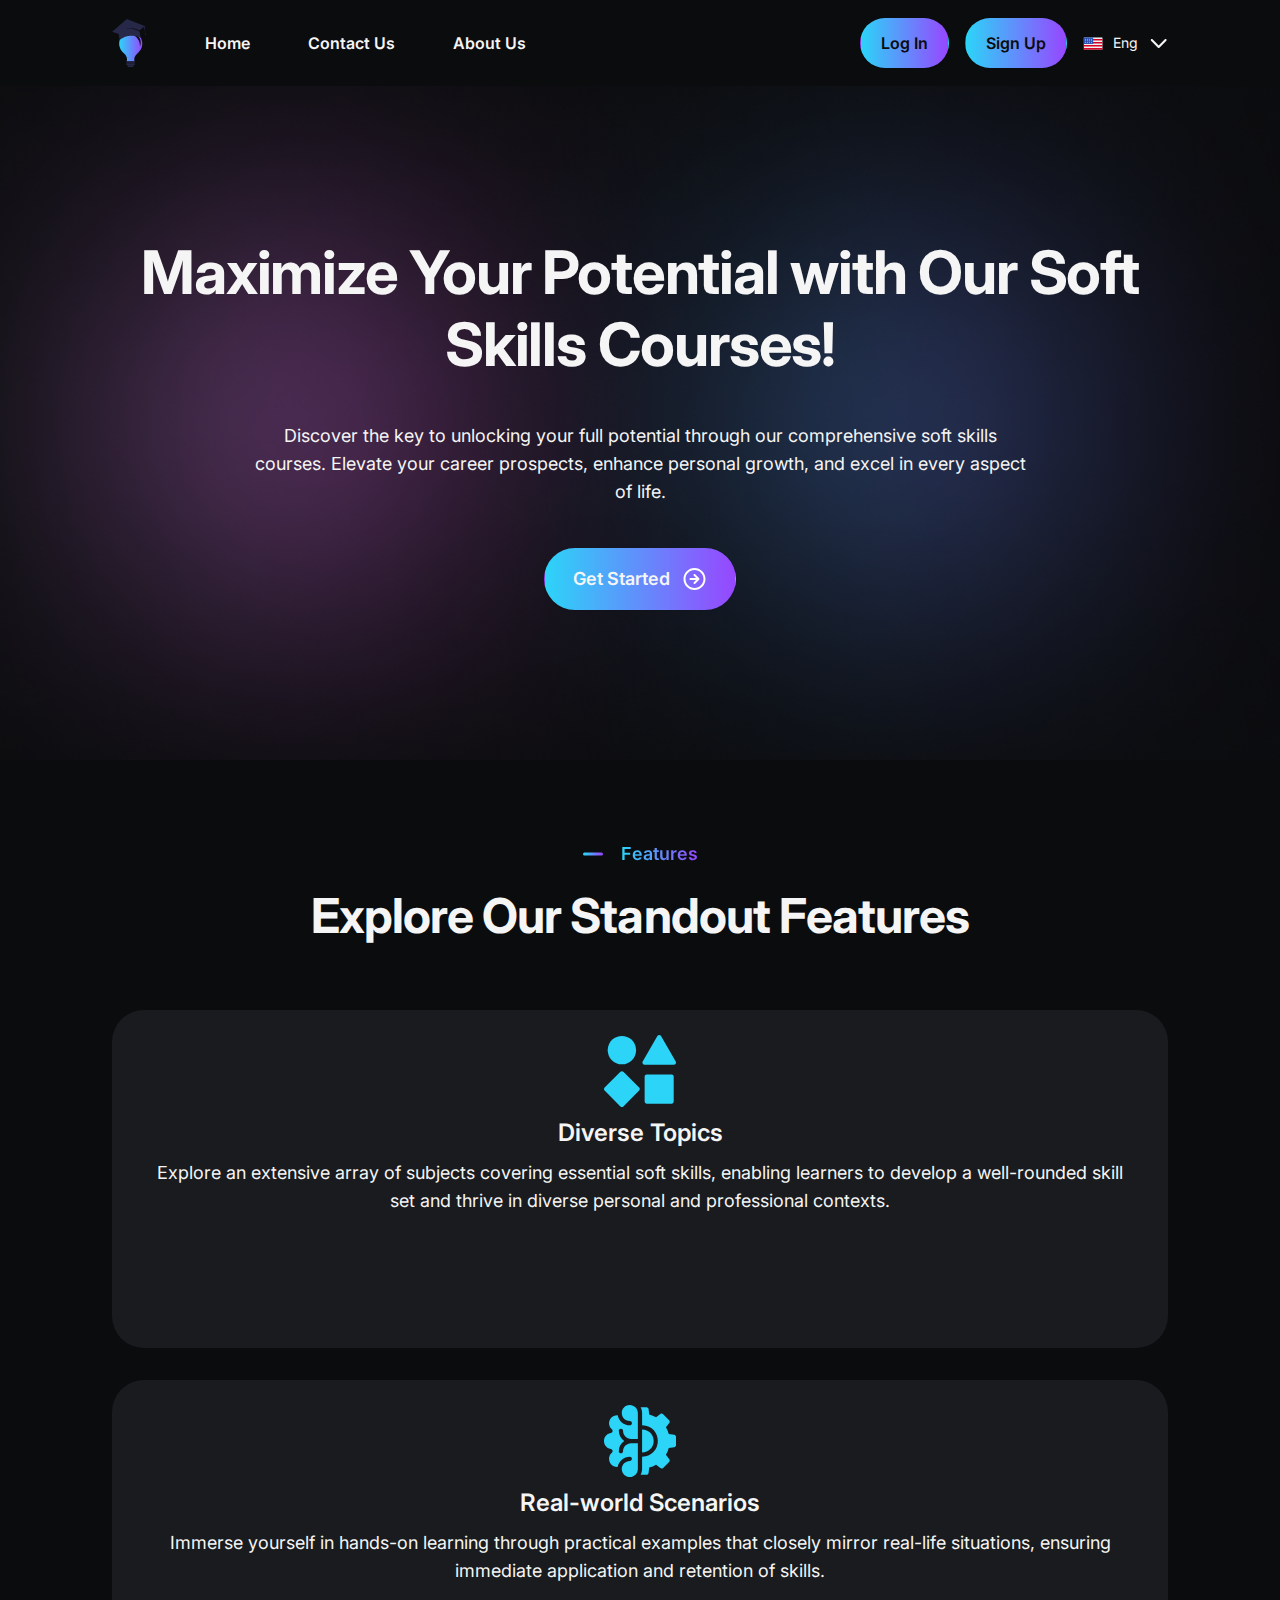
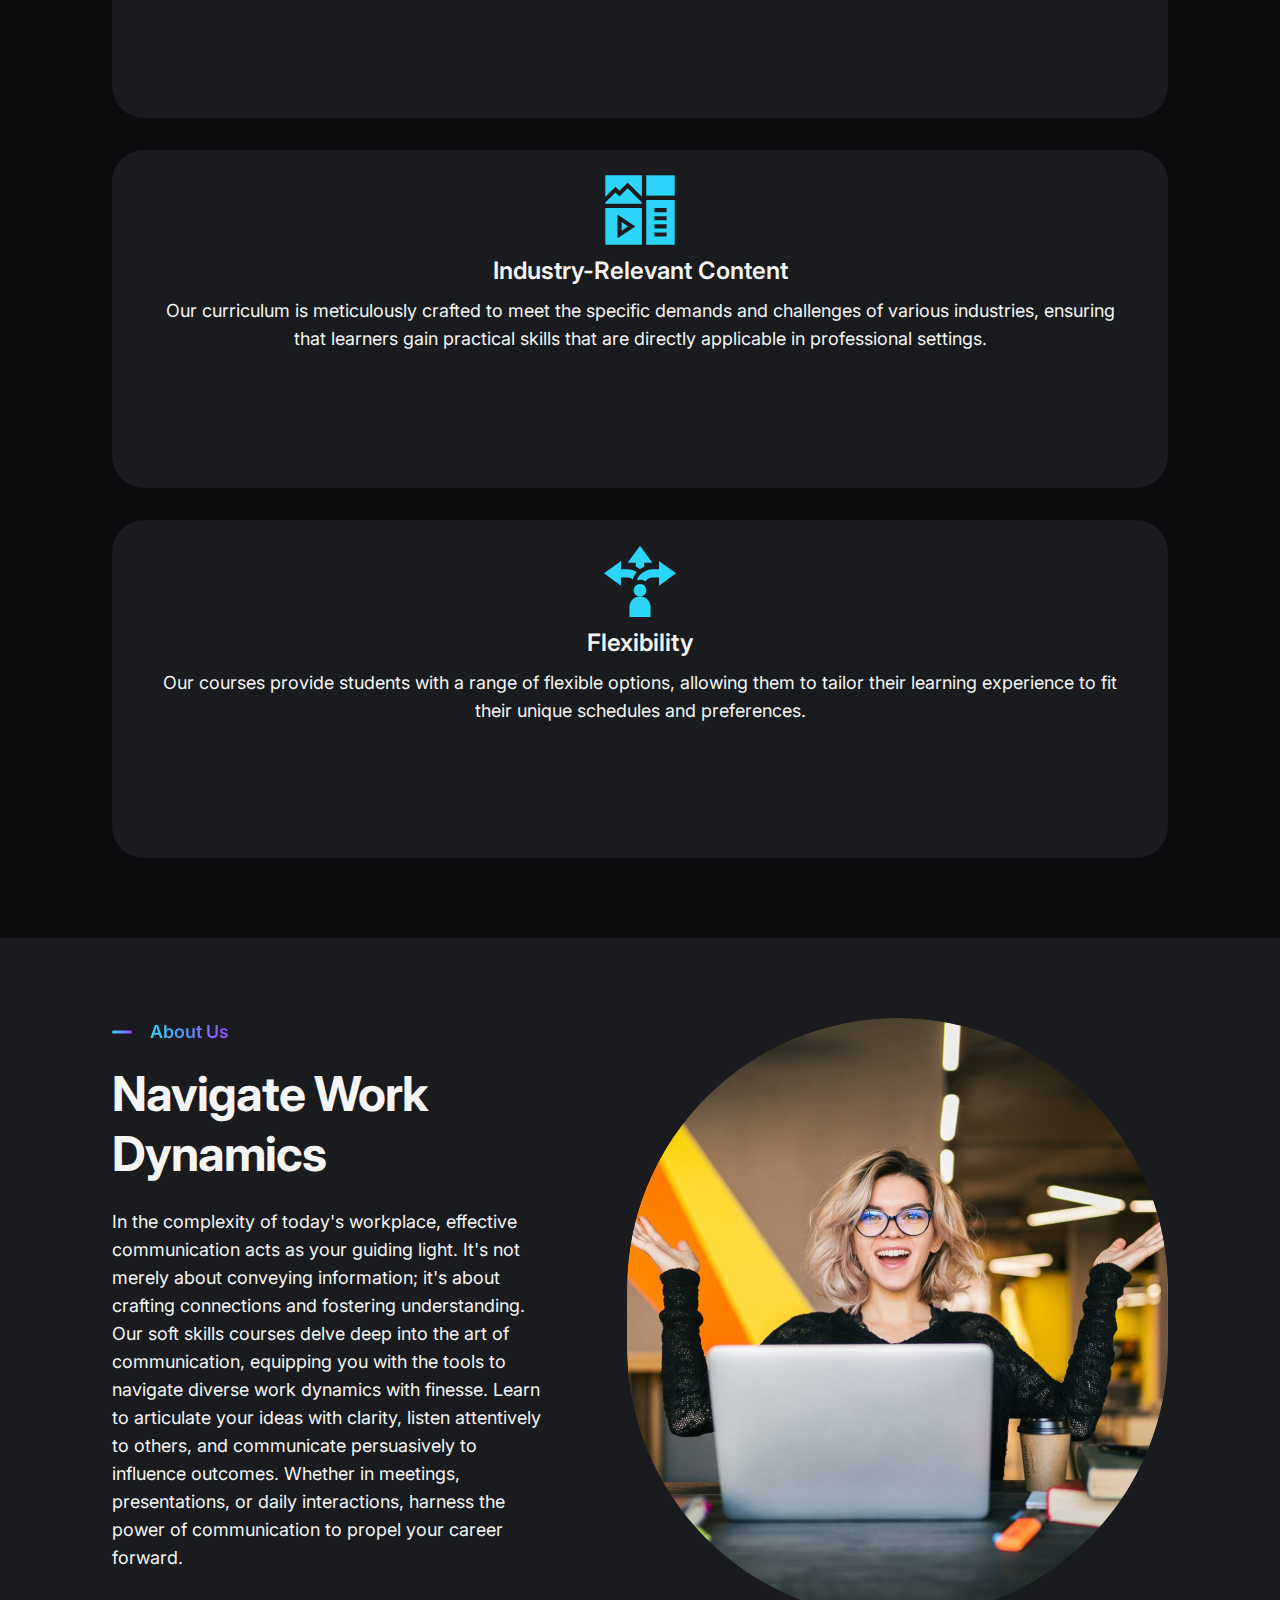
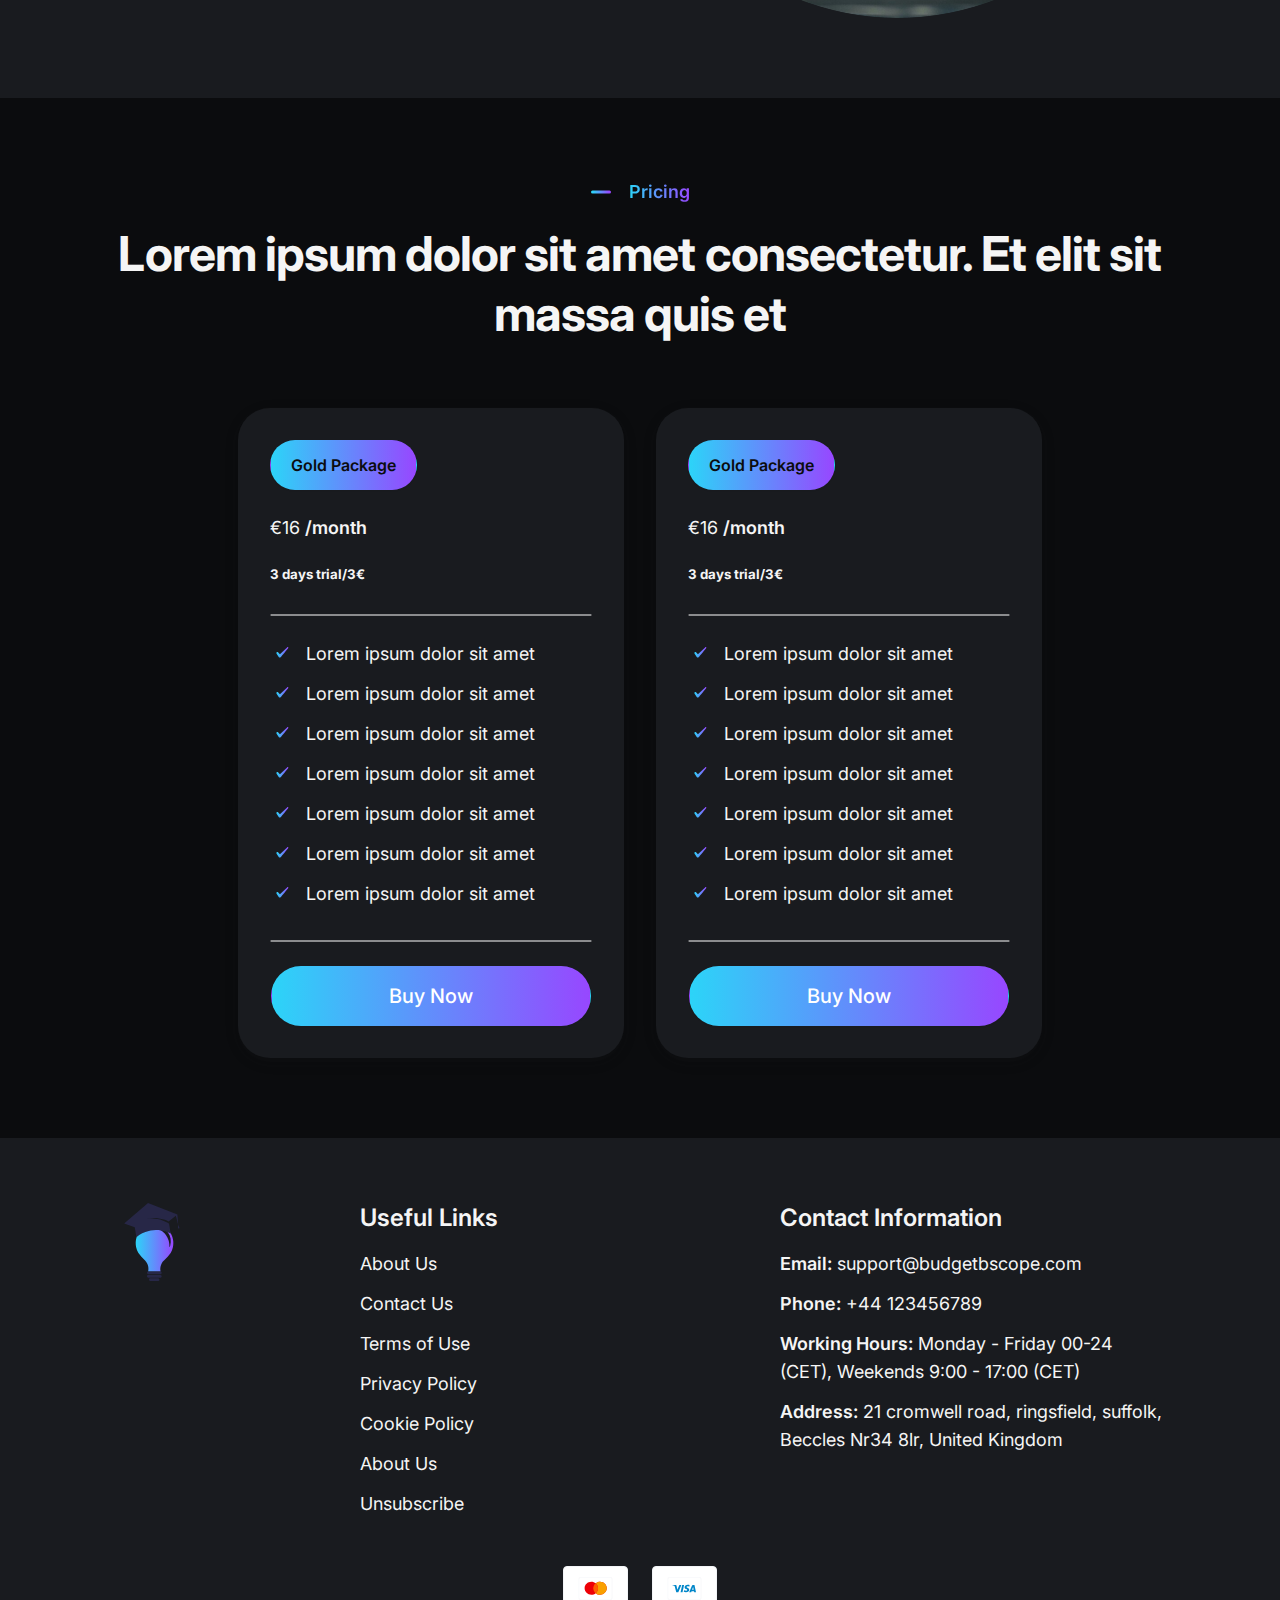
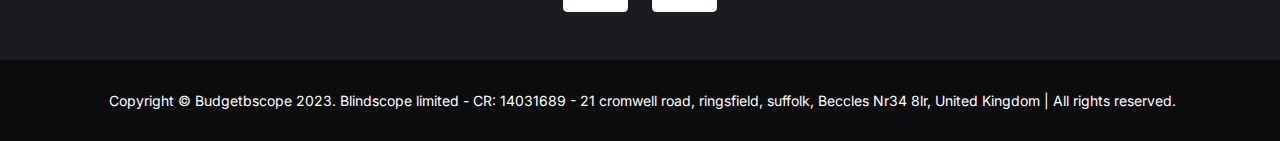
<file: index.html>
<html lang="en">
  <head>
    <meta charset="UTF-8" />
    <meta name="viewport" content="width=device-width, initial-scale=1.0" />

    <!--font-family-->
    <link
      href="https://fonts.googleapis.com/css?family=Inter:100,200,300,400,500,600,700,800,900"
      rel="stylesheet"
    />

    <!-- title of site -->
    <title>Metricalo Task</title>

    <!--style.css-->
    <link rel="stylesheet" href="assets/css/main.css" />
    <!--responsive.css-->
    <link rel="stylesheet" href="assets/css/responsive.css" />
  </head>
  <body>
    <!-- Header Part -->
    <header>
      <nav>
        <a href="#home" class="logo-link"><img src="./assets/images/logo.svg" alt="logo" /></a>
        <div class="menu">
          <a href="#home">Home</a>
          <a href="#contact">Contact Us</a>
          <a href="#about">About Us</a>
        </div>
      </nav>

      <div class="nav-btn">
        <div class="auth">
        <button>Log In</button>
        <button>Sign Up</button>
      </div>
        <div class="language">
          <img src="./assets/images/flag.svg" />
          <p>Eng</p>
          <img src="./assets/images/arrow-down.svg" />
        </div>
   
          <a onclick=showSidebar() class="menu-mobile">
            <img  src="./assets/images/menu.svg" />
          </a>

          <div class="mobilemenu">
            <a onclick=hideSidebar() class="menu-close">
              <img  src="./assets/images/close.svg" />
            </a>
            <a href="#home">Home</a>
            <a href="#contact">Contact Us</a>
            <a href="#about">About Us</a>
          </div>

      </div>
    </header>

    <!-- Hero Section -->
    <section id="#home">
      <div class="hero-container">
        <h1>Maximize Your Potential with Our Soft Skills Courses!</h1>
        <p>
          Discover the key to unlocking your full potential through our
          comprehensive soft skills courses. Elevate your career prospects,
          enhance personal growth, and excel in every aspect of life.
        </p>
        <button>
          Get Started
          <img src="./assets/images/arrow-right.svg" alt="arrow-right" />
        </button>
      </div>
    </section>

    <!-- Features Section -->
    <section class="container">
      <div class="feature">
        <div class="feature-head">
          <div class="head-title">
            <img src="./assets/images/line.svg" />
            <p>Features</p>
          </div>
          <h3>Explore Our Standout Features</h3>
        </div>

        <div class="feature-body">
          <div class="feature-card">
            <img src="./assets/images/feature1.svg" alt="" />
            <h4>Diverse Topics</h4>
            <p>
              Explore an extensive array of subjects covering essential soft
              skills, enabling learners to develop a well-rounded skill set and
              thrive in diverse personal and professional contexts.
            </p>
          </div>
          <div class="feature-card">
            <img src="./assets/images/feature2.svg" alt="" />
            <h4>Real-world Scenarios</h4>
            <p>
              Immerse yourself in hands-on learning through practical examples
              that closely mirror real-life situations, ensuring immediate
              application and retention of skills.
            </p>
          </div>
          <div class="feature-card">
            <img src="./assets/images/feature3.svg" alt="" />
            <h4>Industry-Relevant Content</h4>
            <p>
              Our curriculum is meticulously crafted to meet the specific
              demands and challenges of various industries, ensuring that
              learners gain practical skills that are directly applicable in
              professional settings.
            </p>
          </div>
          <div class="feature-card">
            <img src="./assets/images/feature4.svg" alt="" />
            <h4>Flexibility</h4>
            <p>
              Our courses provide students with a range of flexible options,
              allowing them to tailor their learning experience to fit their
              unique schedules and preferences.
            </p>
          </div>
        </div>
      </div>
    </section>

    <!-- About Us Section -->
    <section id="about" class="container">
      <div class="about">
        <div class="about-desc">
          <div class="about-head">
            <div class="head-title">
              <img src="./assets/images/line.svg" />
              <p>About Us</p>
            </div>
            <h3>Navigate Work Dynamics</h3>
          </div>
          <p>
            In the complexity of today's workplace, effective communication acts
            as your guiding light. It's not merely about conveying information;
            it's about crafting connections and fostering understanding. Our
            soft skills courses delve deep into the art of communication,
            equipping you with the tools to navigate diverse work dynamics with
            finesse. Learn to articulate your ideas with clarity, listen
            attentively to others, and communicate persuasively to influence
            outcomes. Whether in meetings, presentations, or daily interactions,
            harness the power of communication to propel your career forward.
          </p>
        </div>

        <img src="./assets/images/about.png" alt="" class="about-img" />
      </div>
    </section>

    <!-- Pricing Section -->
    <section class="container">
      <div class="pricing">
        <div class="pricing-head">
          <div class="head-title">
            <img src="./assets/images/line.svg" />
            <p>Pricing</p>
          </div>
          <h3>
            Lorem ipsum dolor sit amet consectetur. Et elit sit massa quis et
          </h3>
        </div>

        <div class="pricing-body">
          <div class="pricing-card">
            <div class="pricing-amount">
              <button>Gold Package</button>
              <p>
                €16
                <span>/month</span>
              </p>
              <h5>3 days trial/3€</h5>
            </div>
            <div class="pricing-offer-body">
              <img src="./assets/images/divider.svg" alt="divider"/>
              <div class="pricing-offer-list">
                <div class="pricing-offer">
                  <img src="./assets/images/check.svg" class="" />
                  <p>Lorem ipsum dolor sit amet</p>
                </div>
                <div class="pricing-offer">
                  <img src="./assets/images/check.svg" class="" />
                  <p>Lorem ipsum dolor sit amet</p>
                </div>
                <div class="pricing-offer">
                  <img src="./assets/images/check.svg" class="" />
                  <p>Lorem ipsum dolor sit amet</p>
                </div>
                <div class="pricing-offer">
                  <img src="./assets/images/check.svg" class="" />
                  <p>Lorem ipsum dolor sit amet</p>
                </div>
                <div class="pricing-offer">
                  <img src="./assets/images/check.svg" class="" />
                  <p>Lorem ipsum dolor sit amet</p>
                </div>
                <div class="pricing-offer">
                  <img src="./assets/images/check.svg" class="" />
                  <p>Lorem ipsum dolor sit amet</p>
                </div>
                <div class="pricing-offer">
                  <img src="./assets/images/check.svg" class="" />
                  <p>Lorem ipsum dolor sit amet</p>
                </div>
              </div>
            </div>
            <div class="pricing-btn">
            <img src="./assets/images/divider.svg" alt="divider"/>
            <button>Buy Now</button>
          </div>
          </div>

          <div class="pricing-card">
            <div class="pricing-amount">
              <button>Gold Package</button>
              <p>
                €16
                <span>/month</span>
              </p>
              <h5>3 days trial/3€</h5>
            </div>
            <div class="pricing-offer-body">
              <img src="./assets/images/divider.svg" alt="divider"/>
              <div class="pricing-offer-list">
                <div class="pricing-offer">
                  <img src="./assets/images/check.svg" class="" />
                  <p>Lorem ipsum dolor sit amet</p>
                </div>
                <div class="pricing-offer">
                  <img src="./assets/images/check.svg" class="" />
                  <p>Lorem ipsum dolor sit amet</p>
                </div>
                <div class="pricing-offer">
                  <img src="./assets/images/check.svg" class="" />
                  <p>Lorem ipsum dolor sit amet</p>
                </div>
                <div class="pricing-offer">
                  <img src="./assets/images/check.svg" class="" />
                  <p>Lorem ipsum dolor sit amet</p>
                </div>
                <div class="pricing-offer">
                  <img src="./assets/images/check.svg" class="" />
                  <p>Lorem ipsum dolor sit amet</p>
                </div>
                <div class="pricing-offer">
                  <img src="./assets/images/check.svg" class="" />
                  <p>Lorem ipsum dolor sit amet</p>
                </div>
                <div class="pricing-offer">
                  <img src="./assets/images/check.svg" class="" />
                  <p>Lorem ipsum dolor sit amet</p>
                </div>
              </div>
            </div>
            <div class="pricing-btn">
            <img src="./assets/images/divider.svg" alt="divider"/>
            <button>Buy Now</button>
          </div>
          </div>
         
        </div>
      </div>
    </section>

    <!-- Footer Section -->
    <footer>
      <div class="footer-section">
      <div class="footer-body">
        <img class="footer-logo" src="./assets/images/logo.svg" alt="logo" />

        <div class="footer-lc">
          <div class="footer-lc-column">
            <h4>Useful Links</h4>
            <div class="footer-links">
              <a href="" class="">About Us</a>
              <a href="" class="">Contact Us</a>
              <a href="" class="">Terms of Use</a>
              <a href="" class="">Privacy Policy</a>
              <a href="" class="">Cookie Policy</a>
              <a href="" class="">About Us</a>
              <a href="" class="">Unsubscribe</a>
            </div>
          </div>
          <div class="footer-lc-column">
            <h4>Contact Information</h4>
            <div class="footer-links">
              <p>
                <span>Email:</span>
                support@budgetbscope.com
              </p>
              <p>
                <span>Phone:</span>
                +44 123456789
              </p>
              <p>
                <span>Working Hours:</span>
                Monday - Friday 00-24 (CET), Weekends 9:00 - 17:00 (CET)
              </p>
              <p>
                <span>Address:</span>
                21 cromwell road, ringsfield, suffolk, Beccles Nr34 8lr, United
                Kingdom
              </p>
            </div>
          </div>
        </div>
      </div>
      <div class="payment-card">
        <img
          class="payment-logo"
          src="./assets/images/mastercard.svg"
          alt="mastercard"
        />
        <img class="payment-logo" src="./assets/images/visa.svg" alt="visa" />
      </div>
    </div>
      <div class="copyright">
        <p>
          Copyright © Budgetbscope 2023. Blindscope limited - CR: 14031689 - 21
          cromwell road, ringsfield, suffolk, Beccles Nr34 8lr, United Kingdom |
          All rights reserved.
        </p>
      </div>
    </footer>

    <!--Custom JS-->
    <script src="assets/js/custom.js"></script>
    <script>
      function showSidebar(){
        const sidebar = document.querySelector('.mobilemenu')
        sidebar.style.display = 'flex'
      }

      function hideSidebar(){
        const sidebar = document.querySelector('.mobilemenu')
        sidebar.style.display = 'none'
      }
    </script>

  </body>
</html>
</file>
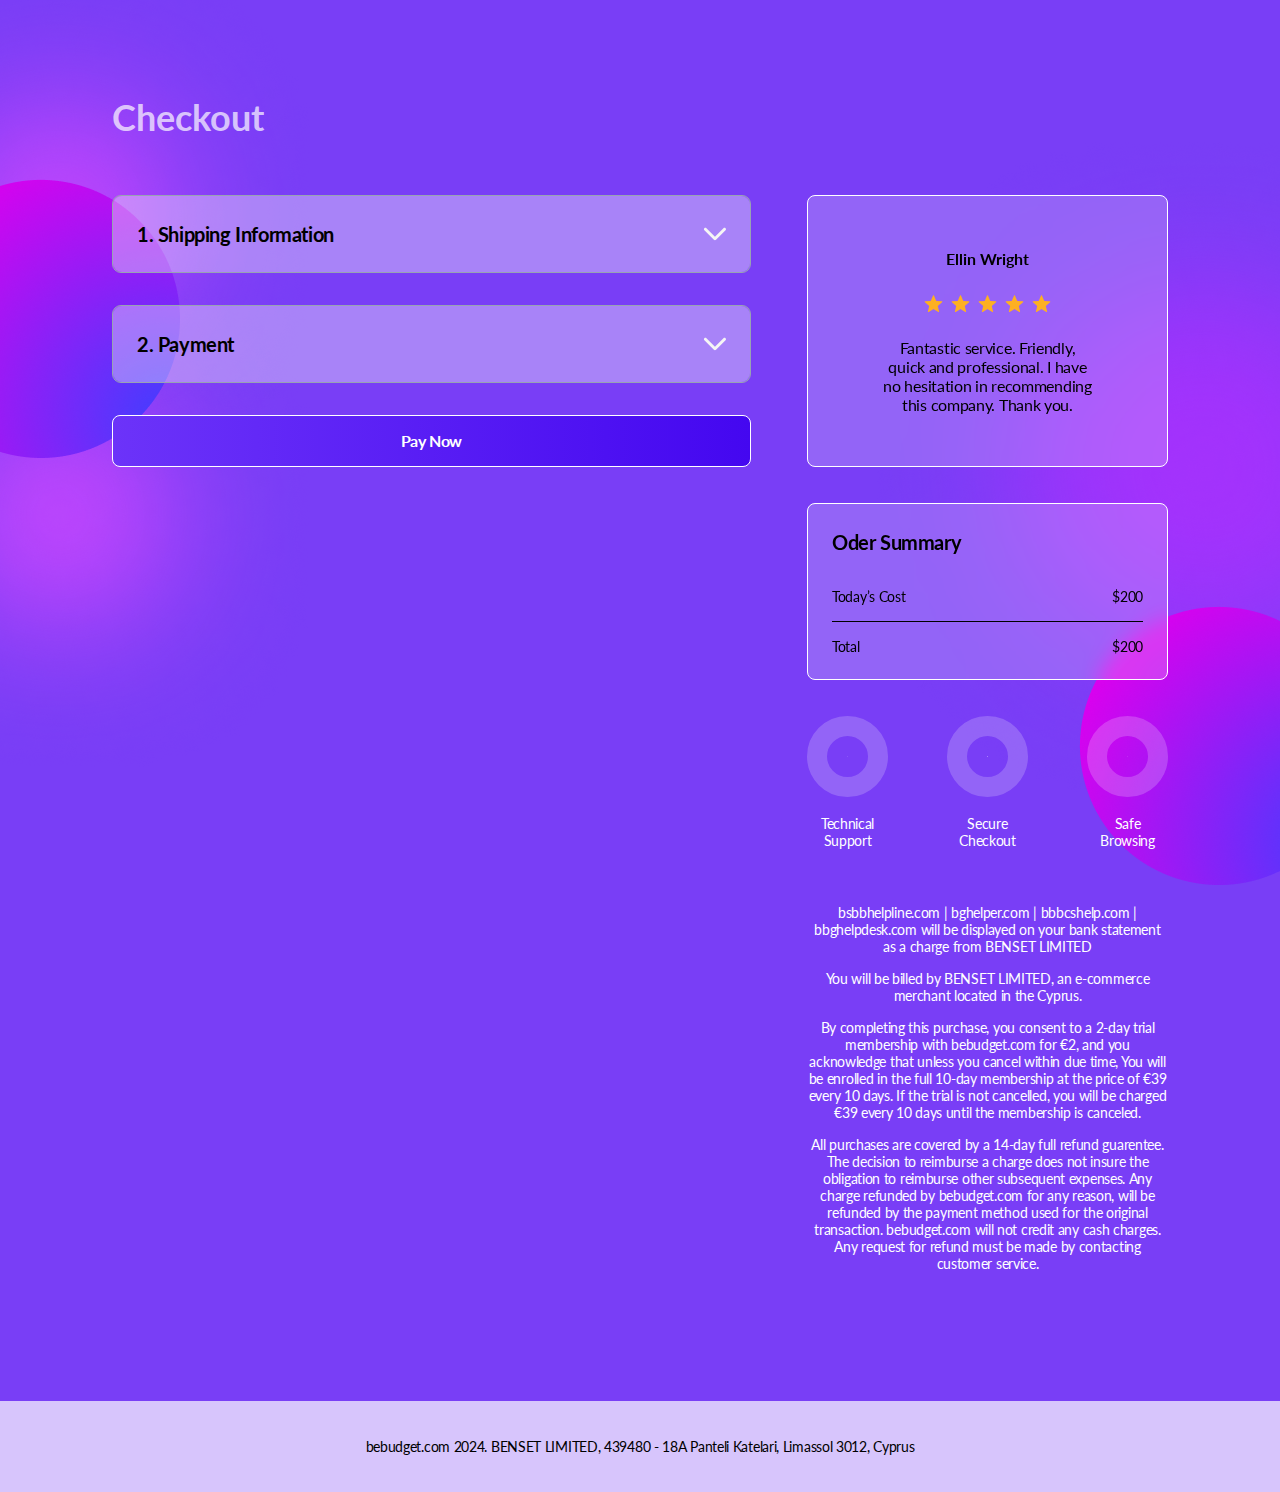
<file: checkout.html>
<html lang="en">
  <head>
    <meta charset="UTF-8" />
    <meta name="viewport" content="width=device-width, initial-scale=1.0" />

    <!--font-family-->
    <link
      href="https://fonts.googleapis.com/css?family=Lato:100,200,300,400,500,600,700,800,900"
      rel="stylesheet"
    />

    <!-- title of site -->
    <title>Metricalo Task</title>

    <!--style.css-->
    <link rel="stylesheet" href="assets/css/checkout.css" />
    <!--responsive.css-->
    <link rel="stylesheet" href="assets/css/responsive.css" />
  </head>
  <body class="bg-image">
    <div class="container-body">
    <h3>Checkout</h3>
    <div class="container">
      <div class="left">
        <div class="contain">
            <div class="accordion">
                <h4>1. Shipping Information</h4>
                <img src="./assets/images/arrow-down.svg" />
            </div>
          <div class="panel">
            <p>
              Lorem ipsum dolor sit amet, consectetur adipisicing elit, sed do
              eiusmod tempor incididunt ut labore et dolore magna aliqua. Ut
              enim ad minim veniam, quis nostrud exercitation ullamco laboris
              nisi ut aliquip ex ea commodo consequat.
            </p>
          </div>
        </div>

        <div class="contain">
            <div class="accordion">
                <h4>2.  Payment</h4>
                <img src="./assets/images/arrow-down.svg" />
            </div>
            <div class="panel">
                <div class="pay-method">
                <div class="pay-title">
                    <h5>Payment method</h5>
                    <div class="pay-card">
                        <img src="./assets/images/visa.png" />
                        <img src="./assets/images/visa.png" />
                        <img src="./assets/images/visa.png" />
                        <img src="./assets/images/visa.png" />
                        <img src="./assets/images/visa.png" />
                    </div>
                </div>
                <div class="pay-info">
                    <div class="pay-input">
                        <label>Cardholder Name</label>
                        <input type="text" placeholder="John Doe"/>
                    </div>
                    <div class="pay-input">
                        <label>Cardholder Name</label>
                        <input type="text" placeholder="John Doe"/>
                    </div>
                    <div class="date-cvc">
                    <div class="pay-input">
                        <label>Cardholder Name</label>
                        <input type="text" placeholder="John Doe"/>
                    </div> <div class="pay-input">
                        <label>Cardholder Name</label>
                        <input type="text" placeholder="John Doe"/>
                    </div>
                </div>

                </div>
            </div>
           
            </div>
          </div>

        <button class="pay-btn">Pay Now</button>
      </div>
      <div class="right">
        <div class="feedback-slide">
          <div class="feedback">
            <h5>Ellin Wright</h5>
            <div class="star">
                <img src="./assets/images/Star.svg"/>
                <img src="./assets/images/Star.svg"/>
                <img src="./assets/images/Star.svg"/>
                <img src="./assets/images/Star.svg"/>
                <img src="./assets/images/Star.svg"/>
            </div>
            <p>
              Fantastic service. Friendly, quick and professional. I have no
              hesitation in recommending this company. Thank you.
            </p>
          </div>
        </div>

        <div class="order">
          <h4>Oder Summary</h4>
          <div class="cost">
          <div class="cost-info">
            <p>Today’s Cost</p>
            <p>$200</p>
          </div>
          <div class="divider"></div>

          <div class="cost-info">
            <p>Total</p>
            <p>$200</p>
          </div>
        </div>
        </div>

        <div class="support">
            <div class="support-icon">
                <div class="icon-desc">
                    <img src="./assets/images/headphone.svg"/>
                    <p>Technical Support</p>
                </div>
                <div class="icon-desc">
                    <img src="./assets/images/secure.svg"/>
                    <p>Secure Checkout</p>
                </div>
                <div class="icon-desc">
                    <img src="./assets/images/protection.svg"/>
                    <p>Safe Browsing</p>
                </div>

            </div>
            <div class="support-desc">
                <p>bsbbhelpline.com | bghelper.com | bbbcshelp.com | bbghelpdesk.com will be displayed on your bank statement as a charge from BENSET LIMITED</p>

                <p>You will be billed by BENSET LIMITED, an e-commerce merchant located in the Cyprus.</p>


                <p>By completing this purchase, you consent to a 2-day trial membership with bebudget.com for €2, and you acknowledge that unless you cancel within due time, You will be enrolled in the full 10-day membership at the price of €39 every 10 days. If the trial is not cancelled, you will be charged €39 every 10 days until the membership is canceled.</p>

                <p>All purchases are covered by a 14-day full refund guarentee. The decision to reimburse a charge does not insure the obligation to reimburse other subsequent expenses. Any charge refunded by bebudget.com for any reason, will be refunded by the payment method used for the original transaction. bebudget.com will not credit any cash charges. Any request for refund must be made by contacting customer service.</p>

            </div>

        </div>
      </div>
    </div>
  </div>
    <footer>
        <p>bebudget.com 2024. BENSET LIMITED, 439480 - 18A Panteli Katelari, Limassol 3012, Cyprus</p>
    </footer>

    <!--Custom JS-->
    <script>
      var acc = document.getElementsByClassName("accordion");
      var i;

      for (i = 0; i < acc.length; i++) {
        acc[i].addEventListener("click", function () {
          this.classList.toggle("active");
          var panel = this.nextElementSibling;
          if (panel.style.maxHeight) {
            panel.style.maxHeight = null;
          } else {
            panel.style.maxHeight = panel.scrollHeight + "px";
          }
        });
      }
    </script>
    <script src="assets/js/custom.js"></script>
  </body>
</html>
</file>
<file: assets/css/main.css>
* {
	padding: 0;
	margin: 0;
}

* {
	-webkit-box-sizing: border-box;
	-moz-box-sizing: border-box;
	-o-box-sizing: border-box;
	-ms-box-sizing: border-box;
	box-sizing: border-box;
}

body {
	font-family: 'Inter', sans-serif;
	font-size: 16px;
	color: #F5F5F5;
	background: #0B0C0E;
	max-width: 1440px;
	margin: 0 auto;
	overflow-x: hidden;
	align-items: center;
}

a {
	display: inline-block;
	text-decoration: none;
	color: #F5F5F5;
	padding: 0;
	line-height: 28px;
	font-size: 18px;
	font-weight: 400;
	font-style: normal;
	font-family: 'Inter', sans-serif;
}

h1 {
	margin: 0;
	color: #F5F5F5;
	font-size: 60px;
	font-weight: 700;
	font-style: normal;
	font-family: 'Inter', sans-serif;
}

h3 {
	margin: 0;
	color: #F5F5F5;
	font-size: 48px;
	font-weight: 700;
	font-style: normal;
	font-family: 'Inter', sans-serif;
	line-height: 60px;
	letter-spacing: -0.96px;
}

h4 {
	margin: 0;
	color: #F5F5F5;
	font-size: 24px;
	font-weight: 600;
	font-style: normal;
	font-family: 'Inter', sans-serif;
	line-height: 32px;
}


p {
	margin: 0;
	line-height: 28px;
	color: #F5F5F5;
	font-size: 18px;
	font-weight: 400;
	font-style: normal;
	font-family: 'Inter', sans-serif;
}

img {
	border: none;
	max-width: 100%;
	height: auto;
}

button {
	display: flex;
	padding: 12px 20px;
	justify-content: center;
	align-items: center;
	border-radius: 42px;
	border: 1px solid transparent;
	background: linear-gradient(90deg, #2CD4F8 0%, #9747FF 100%);
	box-shadow: 0px 1px 2px 0px rgba(16, 24, 40, 0.05);
	color: #0B0C0E;
	font-family: Inter;
	font-size: 16px;
	font-style: normal;
	font-weight: 600;
	line-height: 24px;
}


button:hover {
	border: 1px solid #2CD4F8;
	background: linear-gradient(90deg, #2CD4F8 0%, #9747FF 100%);
	background-clip: text;
	-webkit-background-clip: text;
	-webkit-text-fill-color: transparent;

}

.container {
	display: flex;
	flex-direction: column;
	align-items: flex-start;
	gap: 10px;
	
}

.head-title {
	display: flex;
	justify-content: center;
	align-items: center;
	gap: 18px;
}

.head-title p {
	font-weight: 600;
	line-height: 28px;
	background: linear-gradient(90deg, #2CD4F8 0%, #9747FF 100%);
	background-clip: text;
	-webkit-background-clip: text;
	-webkit-text-fill-color: transparent;
}

/* Header section */
header {
	display: flex;
	padding: 18px 112px;
	justify-content: space-between;
	align-items: center;
	background: #0B0C0E;
}

nav {
	display: flex;
	justify-content: flex-end;
	align-items: center;
	gap: 58px;
}
.menu {
	display: flex;
	justify-content: flex-end;
	align-items: center;
	gap: 58px;
}

.menu a {
	color: #F5F5F5;
	font-family: Inter;
	font-size: 16px;
	font-style: normal;
	font-weight: 600;
	line-height: 24px;
}

.mobilemenu{
	position: fixed;
	top: 0;
	right: 0;
	height: 100vh;
	width: 250px;
	z-index: 999;
	background-color: rgba(0, 0, 0, 0.2);
	backdrop-filter: blur(10px);
	box-shadow: -10px 0 10px rgba(0, 0, 0, 0.1);

	display: none;
	flex-direction: column;
	align-items: flex-start;
	justify-content: flex-start;
	
}

.mobilemenu a{
	width: 100%;
	padding: 15px;
}



.nav-btn {
	display: flex;
	justify-content: flex-end;
	align-items: center;
	gap: 16px;
	flex-shrink: 0;
}

.auth{
	display: flex;
	justify-content: flex-end;
	align-items: center;
	gap: 16px;
	flex-shrink: 0;
}


.language {
	display: flex;
	justify-content: center;
	align-items: center;
	gap: 10px;
}

.language img {
	width: 20px;
	height: 13px;
	flex-shrink: 0;
}

.language p {
	line-height: 20px;
	font-size: 14px;
}

.menu-mobile{
	display: none;

}


/* Hero Section */
.hero-container {
	display: flex;
	flex-direction: column;
	padding: 150px 112px;
	align-items: center;
	background: url(../images/hero-bg.png)no-repeat;
	background-size: cover;
	background-position: center;
}

.hero-container h1 {
	text-align: center;
	line-height: 72px;
	letter-spacing: -1.2px;
}

.hero-container p {
	text-align: center;
	padding: 42px 135px;
}

.hero-container button {
	color: #F5F5F5;
	font-size: 18px;
	line-height: 28px;
	padding: 16px 28px;
	gap: 12px;
}



/* Features Section */

.feature {
	display: flex;
	flex-direction: column;
	gap: 64px;
	padding: 80px 112px;
}

.feature-head {
	display: flex;
	width: auto;
	flex-direction: column;
	align-items: center;
	gap: 18px;
}

.feature-head h3 {
	text-align: center;
}

.feature-body {
	display: flex;
	align-items: flex-start;
	gap: 32px;
	flex-wrap: wrap;
}

.feature-card {
	display: flex;
	width: 590px;
	height: 338px;
	padding: 24px 41px;
	flex-direction: column;
	align-items: center;
	gap: 10px;
	border-radius: 32px;
	border: 1px solid transparent;
	background: #191B1F;
}
.feature-card:hover{
	border: 1px solid #2CD4F8;
}

.feature-card h4 {
	text-align: center;
	line-height: 32px;
}

.feature-card p {
	text-align: center;

}


/* About Section */
.about {
	display: flex;
	align-items: flex-start;
	gap: 72px;
	padding: 80px 112px;
	background: #191B1F;
}

.about-desc {
	display: flex;
	flex-direction: column;
	align-items: flex-start;
	gap: 24px;
}

.about-head {
	display: flex;
	flex-direction: column;
	align-items: flex-start;
	gap: 18px;
}


.about-img {
	width: 541px;
	height: 600px;
	flex-shrink: 0;
	border-radius: 270.5px;
}

/* Pricing Section */

.pricing {
	display: flex;
	flex-direction: column;
	align-items: center;
	gap: 64px;
	padding: 80px 112px;
}

.pricing-head {
	display: flex;
	flex-direction: column;
	align-items: center;
	gap: 18px;
}

.pricing-head h3 {
	text-align: center;
}

.pricing-body {
	display: flex;
	align-items: flex-start;
	gap: 32px;

}

.pricing-card {
	display: flex;
	width: 100%;
	flex-direction: column;
	border-radius: 32px;
	background: #191B1F;
	box-shadow: 0px 4px 4px 0px rgba(51, 51, 51, 0.04), 0px 4px 16px 0px rgba(51, 51, 51, 0.08);
}

.pricing-amount {
	display: flex;
	flex-direction: column;
	align-items: flex-start;
	gap: 24px;
	padding: 32px;
}

.pricing-offer-body {
	display: flex;
	flex-direction: column;
	align-items: flex-start;
	gap: 24px;
	padding: 0px 32px;
}

.pricing-offer-list {
	display: flex;
	flex-direction: column;
	align-items: flex-start;
	gap: 12px;
}

.pricing-offer {
	display: flex;
	align-items: flex-start;
	gap: 12px;
	align-self: stretch;
}

.pricing-btn {
	display: flex;
	flex-direction: column;
	align-items: center;
	gap: 24px;
	padding: 32px;
	width: 100%;
}

.pricing-btn button {
	width: 320px;
	height: 60px;
	padding: 20px 40px;
	gap: 10px;
	border-radius: 32px;
	border: 1px solid transparent;
	background: linear-gradient(90deg, #2CD4F8 0%, #9747FF 100%);
	color: #FFF;
	text-align: center;
	font-size: 20px;
	font-weight: 500;
	line-height: 30px;
}
.pricing-btn button:hover {
	border: 1px solid #2CD4F8;
	background: linear-gradient(90deg, #2CD4F8 0%, #9747FF 100%);
	background-clip: text;
	-webkit-background-clip: text;
	-webkit-text-fill-color: transparent;

}


/* Footer Section */

footer {
	display: flex;
	flex-direction: column;
	align-items: center;
	gap: 48px;
	background: #191B1F;
	
}
.footer-section{
	display: flex;
	flex-direction: column;
	align-items: center;
	gap: 48px;
	padding: 64px 112px 0 112px;
}

.footer-body {
	display: flex;
	align-items: flex-start;
	gap: 168px;
	align-self: stretch;
}


.footer-logo {
	width: 80px;
	height: 80px;
	padding: 0px 11.246px 0px 11.789px;
}

.footer-lc {
	display: flex;
	align-items: flex-start;
	gap: 32px;
	flex: 1 0 0;
}


.footer-lc-column {
	display: flex;
	flex-direction: column;
	align-items: flex-start;
	gap: 16px;
	flex: 1 0 0;
}

.footer-links {
	display: flex;
	flex-direction: column;
	align-items: flex-start;
	gap: 12px;
	align-self: stretch;
}

p span{
	font-weight: 600;
}


.payment-card {
	display: flex;
	height: 46px;
	align-items: center;
	gap: 24px;
	flex-shrink: 0;
}

.payment-logo {
	display: flex;
	width: 65px;
	height: 46px;
	padding: 9.641px 10.786px 10.676px 11.471px;
	justify-content: center;
	align-items: center;
	border-radius: 4px;
	border: 1px solid #F2F4F7;
	background: #FFF;
}

.copyright {
	display: flex;
	padding: 24px 0px;
	flex-direction: column;
	align-items: center;
	gap: 64px;
	align-self: stretch;
	background: #0B0C0E;
}

.copyright p {
	color: #FFF;
	text-align: center;
	font-size: 14px;
	line-height: 20px;
	padding: 7px 0px 6px 4px;
}
</file>
<file: assets/css/responsive.css>
@media screen and (max-width:1439px) {
.feature-card {
		width: auto;
	}

}

/*max-width:1440px*/

@media screen and (max-width:1024px) {
	h1 {
		font-size: 36px;
		line-height: 44px;
	}

	h3 {
		font-size: 30px;
		line-height: 38px;
	}

	p {
		font-size: 16px;
		line-height: 24px;
	}

	.container {
		align-items: center;
	}


	header {
		padding: 15px 18px;
	}

	.menu,
	.auth {
		display: none;
	}

	.menu{
		position: fixed;
		top: 0;
		left: 0;
		height: 100%;
		width: 100%;
		background-color: white;
		flex-direction: column;
		justify-content: center;
		align-items: center;
		z-index: 1000;
	}

	.menu-mobile {
		display: block;
		padding: 0px;
		border-radius: 0px;
		background: transparent;

	}


	.logo-link {
		margin-right: auto;
		align-items: left;
	}

	.language img {
		width: 20px;
		height: 20px;

		flex-shrink: 0;
		border-radius: 100px;
	}


	.hero-container {
		padding: 100px 16px;
	}

	.hero-container h1 {
		text-align: center;
		line-height: 44px;
		letter-spacing: -0.72px;
	}

	.hero-container p {
		text-align: center;
		padding: 32px 0px;
	}

	.feature {
		display: flex;
		flex-direction: column;
		align-items: center;
		gap: 64px;
		padding: 64px 16px;
	}


	.feature-card{
		width: 100%;
		height: auto;
		padding: 24px;
		gap: 12px;
	}

	.about {
		display: flex;
		flex-direction: column;
		align-items: center;
		gap: 64px;
		padding: 64px 16px;
		width: 100%;
	}

	.about-head {
		display: flex;
		flex-direction: column;
		align-items: center;
		gap: 18px;
		width: 100%;
	}

	.about-head h3 {
		text-align: center;
	}

	.about-img {
		width: 343px;
		height: 356px;
		flex-shrink: 0;
		border-radius: 171.5px;
	}

	.pricing {
		display: flex;
		padding: 64px 16px;
		flex-direction: column;
		align-items: center;
		gap: 64px;
	}

	.footer-section {
		display: flex;
		flex-direction: column;
		align-items: center;
		padding: 48px 0px 0px 0px;
	}


	.copyright {
		padding: 40px 16px;
	}

	.copyright p {
		font-size: 12px;
	}
}

/*max-width:1024px*/


@media screen and (max-width:768px) {
	.pricing-body{
		flex-direction: column;
	}
}

/*max-width:768px*/


@media screen and (max-width:375px) {
	body {
		width: 375px;
	}

	h1 {
		font-size: 36px;
		line-height: 44px;
	}

	h3 {
		font-size: 30px;
		line-height: 38px;
	}

	p {
		font-size: 16px;
		line-height: 24px;
	}

	header {
		padding: 15px 18px;
	}

	.menu,
	.auth {
		display: none;
	}

	.menu{
		position: fixed;
		top: 0;
		left: 0;
		height: 100%;
		width: 100%;
		background-color: white;
		flex-direction: column;
		justify-content: center;
		align-items: center;
		z-index: 1000;
	}

	.menu-mobile {
		display: block;
		padding: 0px;
		border-radius: 0px;
		background: transparent;

	}


	.logo-link {
		margin-right: auto;
		align-items: left;
	}

	.language img {
		width: 20px;
		height: 20px;

		flex-shrink: 0;
		border-radius: 100px;
	}


	.hero-container {
		padding: 100px 16px;
	}

	.hero-container h1 {
		text-align: center;
		line-height: 44px;
		letter-spacing: -0.72px;
	}

	.hero-container p {
		text-align: center;
		padding: 32px 0px;
	}

	.feature {
		display: flex;
		flex-direction: column;
		align-items: flex-start;
		gap: 64px;
		padding: 64px 16px;
	}



.feature-card {
		width: 343px;
		height: auto;
		padding: 24px;
		gap: 12px;
	}

	.about {
		display: flex;
		flex-direction: column;
		align-items: center;
		gap: 64px;
		padding: 64px 16px;
		background: #191B1F;
	}

	.about-head {
		display: flex;
		flex-direction: column;
		align-items: center;
		gap: 18px;
	}

	.about-head h3 {
		text-align: center;
	}

	.about-img {
		width: 343px;
		height: 356px;
		flex-shrink: 0;
		border-radius: 171.5px;
	}

	.pricing {
		display: flex;
		padding: 64px 16px;
		flex-direction: column;
		align-items: center;
		gap: 64px;
	}

	.pricing-body {
		display: flex;
		flex-direction: column;
		align-items: center;
		gap: 32px;

	}

	.pricing-card {
		display: flex;
		width: 343px;
	}

	.footer-section {
		display: flex;
		flex-direction: column;
		align-items: center;
		padding: 48px 0px 0px 0px;
	}

	.footer-body {
		display: flex;
		flex-direction: column;
		align-items: flex-start;
		gap: 48px;
		align-self: stretch;
	}

	.footer-lc {
		display: flex;
		flex-direction: column;
		align-items: flex-start;
		gap: 32px;
		padding: 0px 16px;
		flex: 1 0 0;
	}

	.copyright {
		padding: 40px 16px;
	}

	.copyright p {
		font-size: 12px;
	}

	

}

/*max-width:375px*/
</file>
<file: assets/css/checkout.css>
* {
	padding: 0;
	margin: 0;
}

* {
	-webkit-box-sizing: border-box;
	-moz-box-sizing: border-box;
	-o-box-sizing: border-box;
	-ms-box-sizing: border-box;
	box-sizing: border-box;
}

body {
	font-family: 'Lato', sans-serif;
	font-size: 16px;
	color: #F5F5F5;
	background: #793EF6;
	max-width: 1440px;
	margin: 0 auto;
	overflow-x: hidden;
	align-items: center;

}

.bg-image {
	background-image: url(../images/Ellipse\ 29.png), url(../images/Ellipse\ 32.png), url(../images/Ellipse\ 32.png), url(../images/Ellipse\ 33.png), url(../images/Ellipse\ 31.png);
	background-position: left top 179px, left top 250px, left top -50px, right center, right top 127px;
	background-repeat: no-repeat;

}

a {
	display: inline-block;
	text-decoration: none;
	color: #F5F5F5;
	padding: 0;
	line-height: 28px;
	font-size: 18px;
	font-weight: 400;
	font-style: normal;
	font-family: 'Inter', sans-serif;
}


h3 {
	color: rgba(255, 255, 255, 0.70);
	font-family: Lato;
	font-size: 36px;
	font-style: normal;
	font-weight: 700;
	line-height: normal;
	text-transform: capitalize;
	
}

h4 {
	color: #000;
	font-family: Lato;
	font-size: 20px;
	font-style: normal;
	font-weight: 700;
	line-height: 28px;
	letter-spacing: -0.4px;
}

h5 {
	color: #000;
	font-family: Lato;
	font-size: 16px;
	font-style: normal;
	font-weight: 700;
	line-height: 22px;
}


p {
	color: #FFF;
	text-align: center;
	font-feature-settings: 'clig' off, 'liga' off;
	font-family: Lato;
	font-size: 14px;
	font-style: normal;
	font-weight: 400;
	line-height: normal;
	letter-spacing: -0.3px;
}

img {
	border: none;
	max-width: 100%;
	height: auto;
}

button {
	display: flex;
	width: 639px;
	height: auto;
	justify-content: center;
	align-items: center;
	border-radius: 8px;

	background: linear-gradient(90deg, #6C33F9 0%, #4407F0 100%);
	color: #FFF;
	text-align: center;
	font-family: Lato;
	font-size: 16px;
	font-style: normal;
	font-weight: 700;
	line-height: 22px;
	letter-spacing: -0.4px;
}

.container-body{
	display: flex;
	flex-direction: column;
	align-items: flex-start;
	gap: 56px;
	padding: 95px 112px 129px 112px;
}


.container {
	display: flex;
	flex-direction: row;
	align-items: flex-start;
	gap: 56px;
	

}

.left {
	display: inline-flex;
	flex-direction: column;
	align-items: flex-start;
	gap: 32px;
}

.right {
	display: inline-flex;
	flex-direction: column;
	align-items: flex-start;
	gap: 36px;
}

.contain {
	border-radius: 9px;
	background: rgba(255, 255, 255, 0.20);
	border: 1px solid var(--Gray-400, #98A2B3);
	width: 100%;
}

.accordion {
	display: flex;
	padding: 24px;
	flex-direction: row;
	justify-content: space-between;
	align-items: center;
	border-radius: 9px;
	background: rgba(255, 255, 255, 0.20);
	cursor: pointer;
	width: 100%;
}

.accordion img {
	height: 24px;
	width: 24px;
	color: #0000;
}

.active,
.accordion:hover {
	border-radius: 0;
	border: 0px transparent;
}

.active,
.contain:hover {
	border-radius: 9px;
	border: 1px solid var(--White, #FFF);
}

.panel {
	padding: 0 24px;
	background: rgba(255, 255, 255, 0.20);
	max-height: 0;
	overflow: hidden;
	transition: max-height 0.2s ease-out;
}

.panel p {
	padding: 10px 0;
}


.pay-btn {
	padding: 14px 0px;
	border: 1px solid #FFF;
}

.pay-method {
	width: 100%;
	flex-direction: column;
	align-items: flex-start;

	padding: 0 0 24px 0;
}

.pay-title {
	display: flex;
	flex-direction: row;
	justify-content: space-between;
	align-items: center;
	padding-bottom: 14px;
}

.pay-card {
	display: flex;
	flex-direction: row;
	justify-content: space-between;
	align-items: center;
	gap: 10px;
}

.pay-info {
	display: flex;
	flex-direction: column;
	align-items: flex-start;
	gap: 12px;
}

.pay-input {
	display: flex;
	flex-direction: column;
	align-items: flex-start;
	align-self: stretch;
}

.date-cvc {
	display: flex;
	align-items: flex-start;
	gap: 18px;
	justify-content: space-between;
	width: 100%;
}

input {
	display: flex;
	padding: 10px 14px;
	align-items: center;
	gap: 8px;
	align-self: stretch;
	border-radius: 8px;
	border: 1px solid rgba(255, 255, 255, 0.20);
	background: rgba(255, 255, 255, 0.20);
	box-shadow: 0px 1px 2px 0px rgba(16, 24, 40, 0.05);
}

label {
	margin-bottom: 10px;
	color: #000;
	font-family: Lato;
	font-size: 14px;
	font-style: normal;
	font-weight: 500;
	line-height: 20px;
}

.feedback-slide {
	display: inline-flex;
	padding: 52px 75px;
	flex-direction: column;
	align-items: flex-start;
	gap: 10px;
	border-radius: 8px;
	border: 1px solid var(--White, #FFF);
	background: rgba(255, 255, 255, 0.20);
	backdrop-filter: blur(10px);
}

.star {
	display: flex;
	flex-direction: row;
	align-items: center;
	gap: 6px;
}

.feedback {
	display: flex;
	flex-direction: column;
	align-items: center;
	gap: 24px;
}

.feedback p {
	color: #000;
	font-size: 16px;
}

.order {
	width: 100%;
	display: inline-flex;
	padding: 24px;
	flex-direction: column;
	align-items: flex-start;
	gap: 32px;
	border-radius: 8px;
	border: 1px solid var(--White, #FFF);
	background: rgba(255, 255, 255, 0.20);
	backdrop-filter: blur(10px);
}

.cost {
	display: flex;
	flex-direction: column;
	justify-content: flex-start;
	gap: 16px;
	width: 100%;
}

.cost-info {
	display: flex;
	flex-direction: row;
	justify-content: space-between;
	align-items: flex-start;
}

.cost p {
	color: #000;
}

.divider {
	width: 100%;
	height: 1px;
	background: #000;
}


.support {
	display: flex;
	flex-direction: column;
	gap: 55px;
}

.support-icon {
	display: flex;
	flex-direction: row;
	justify-content: center;
	align-items: center;
	gap: 59px;
}

.icon-desc {
	display: flex;
	flex-direction: column;
	gap: 18px;

}

.icon-desc img {
	padding: 20px;
	border: 20px solid rgba(255, 255, 255, 0.20);
	border-radius: 100px;
}


.support-desc {
	display: flex;
	flex-direction: column;
	gap: 15px;
}

footer {
	display: inline-flex;
	width: 100%;
	padding: 37px 0px;
	justify-content: center;
	align-items: center;
	gap: 10px;
	background: rgba(255, 255, 255, 0.70);
}

footer p {
	color: #000;
	text-align: center;
}
@media screen and (max-width:768px) {
	.container-body, .container, .right {
		flex-direction: column;
		align-items: center;
		justify-content: center;
	}
	.contain, .pay-btn, .feedback-slide, .order{
		width: 350px;
	}
	
}

@media screen and (max-width:768px) {
	.container {
		flex-direction: column;
	}
	.contain, .pay-btn, .feedback-slide, .order{
		width: 350px;
	}
	
}

@media screen and (max-width:1024px) {
	.container-body, .container, .right {
		flex-direction: column;
		align-items: center;
	}
	.contain, .pay-btn, .feedback-slide, .order{
		width: 350px;
	}
	
}
</file>
